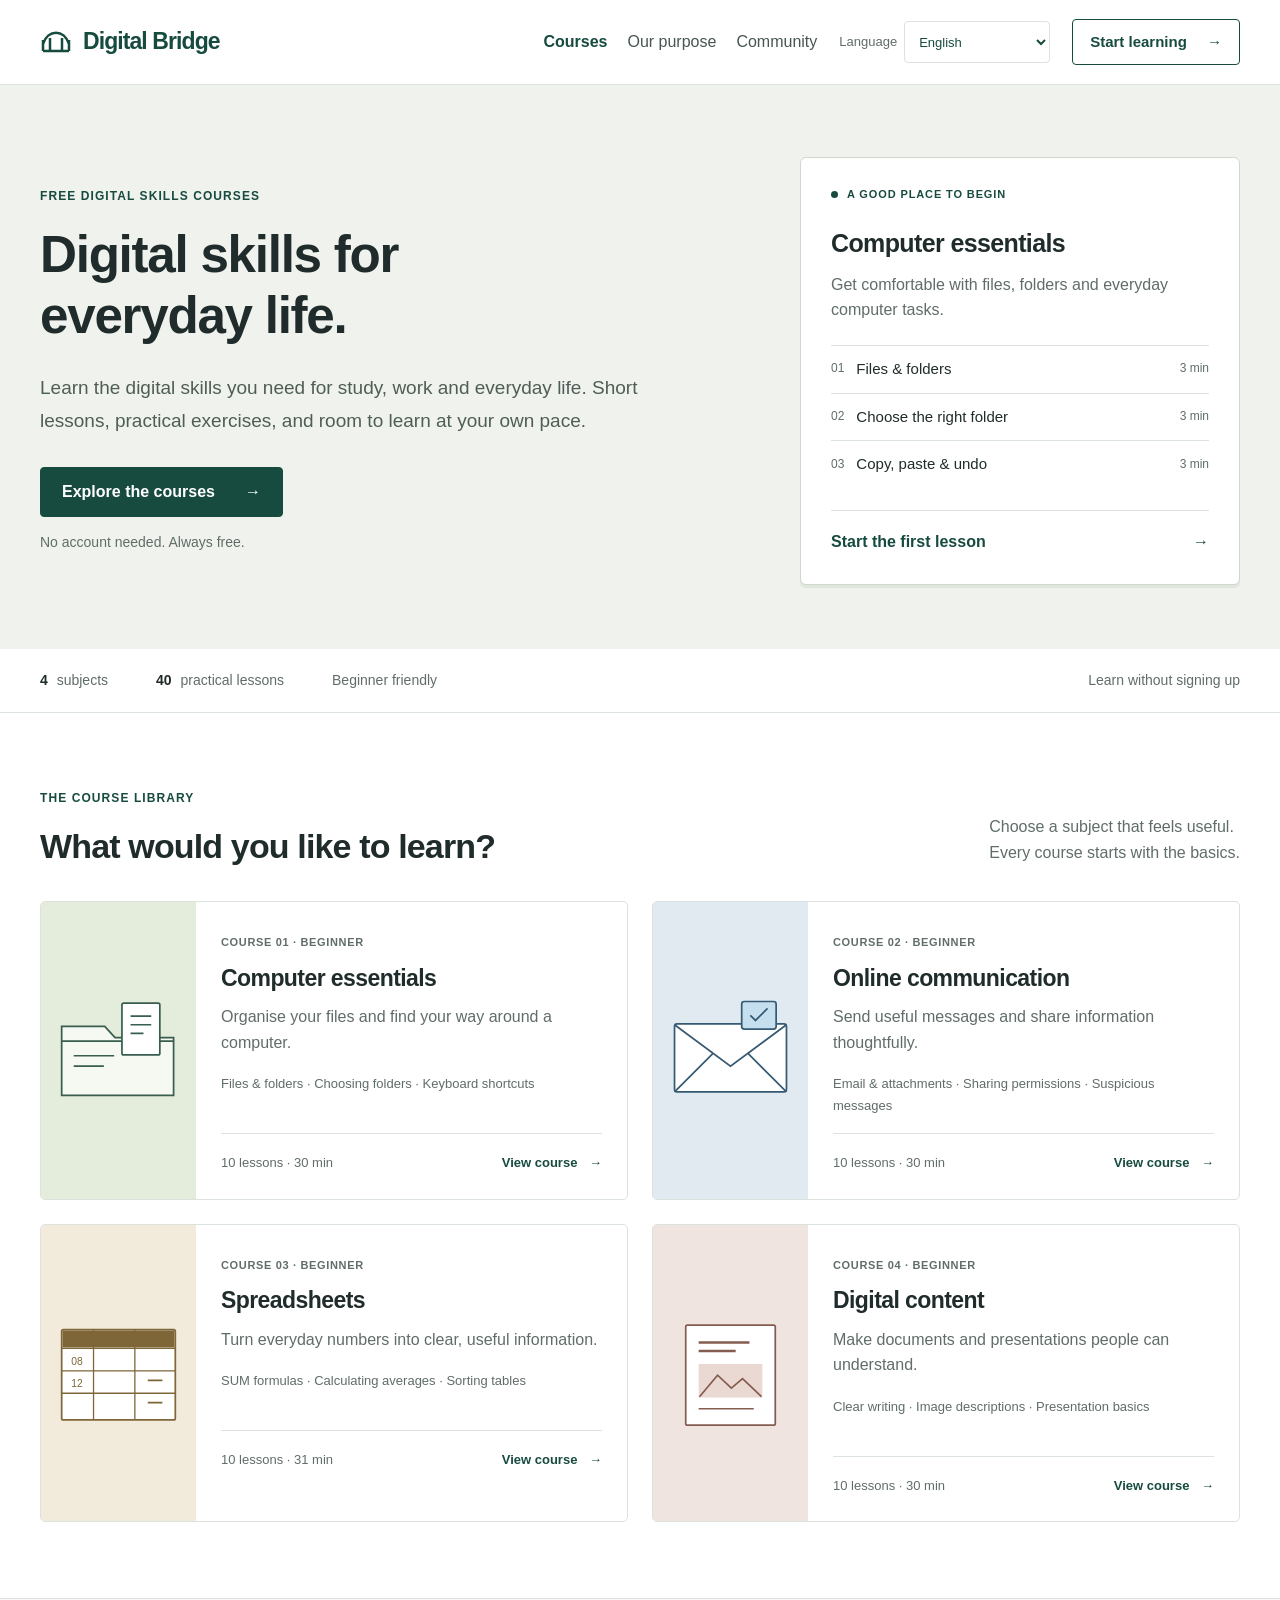
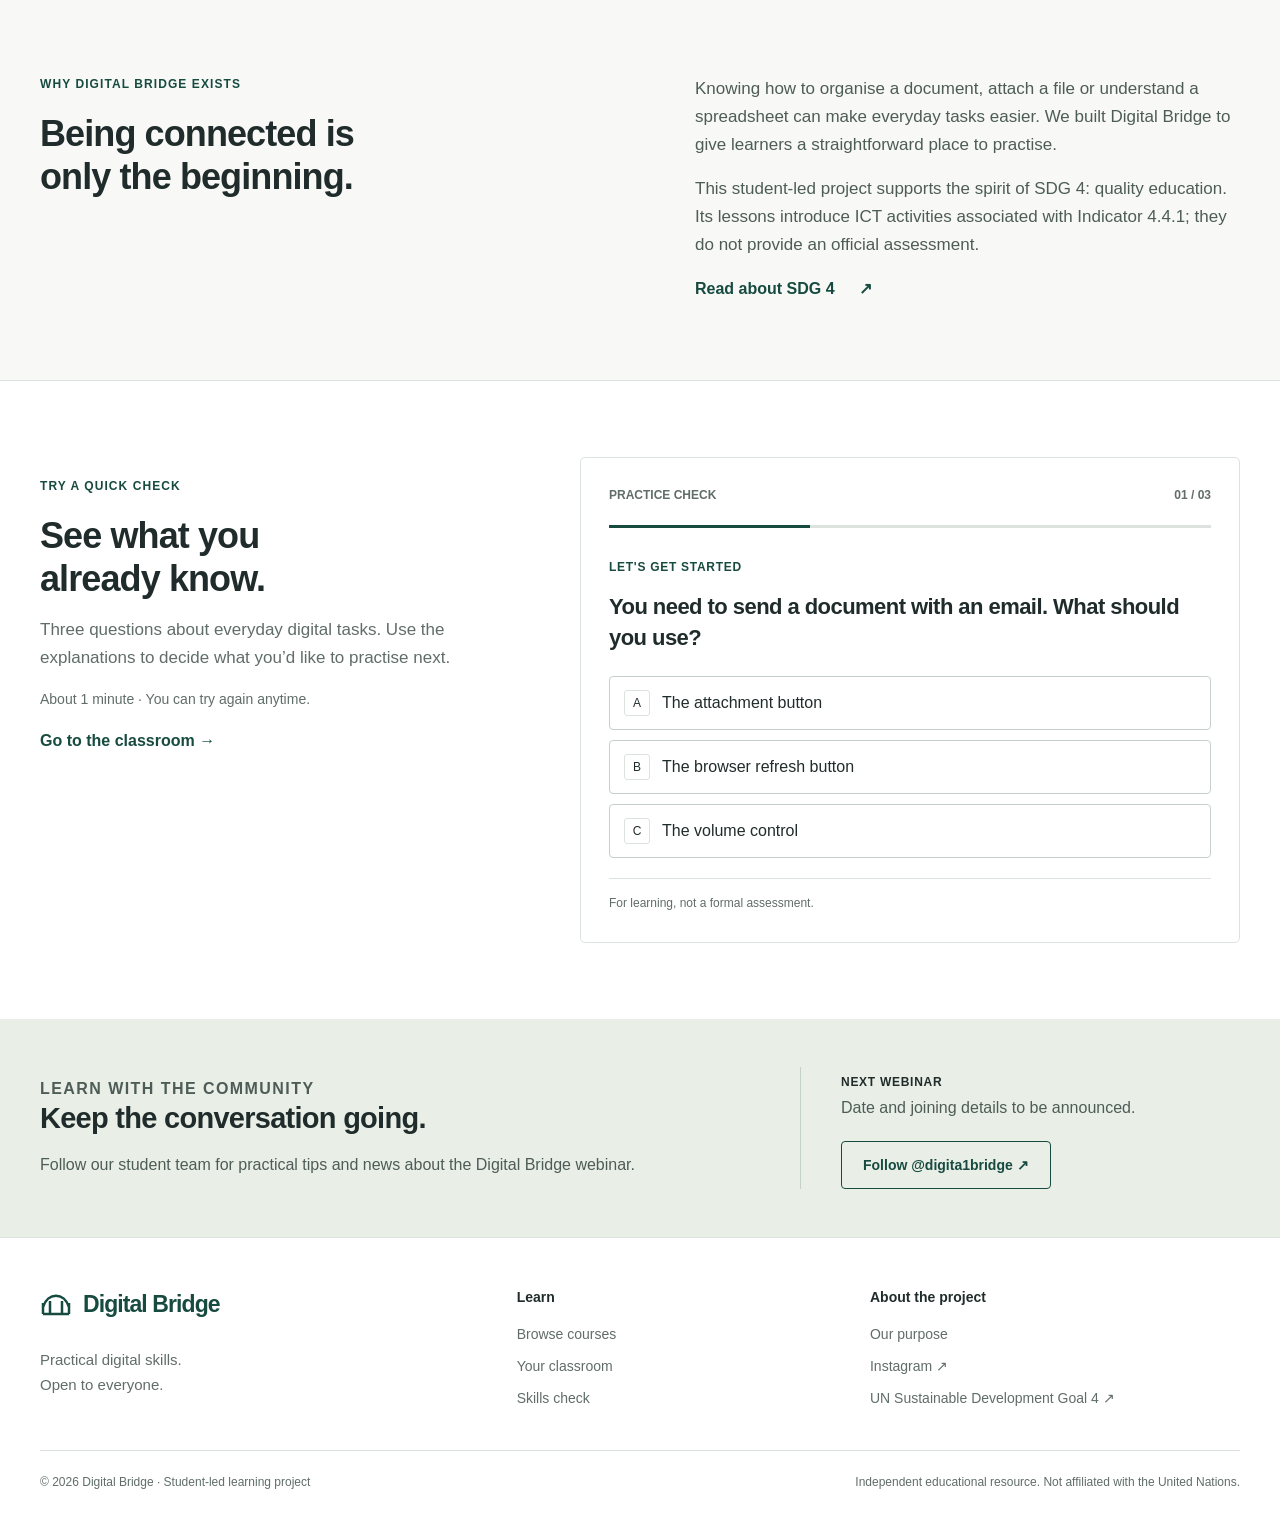
<file: index.html>
<!doctype html><html lang="en"><head><meta charset="utf-8"><meta name="viewport" content="width=device-width, initial-scale=1"><meta name="theme-color" content="#163d37"><meta name="description" content="Free, practical digital skills lessons. Learn at your own pace with Digital Bridge. No account required."><title>Everyday digital skills | Digital Bridge</title><link rel="stylesheet" href="styles.css"><script defer src="translations.js"></script><script defer src="translations-extra.js"></script><script defer src="i18n.js"></script><script defer src="script.js"></script><script defer src="quiz.js"></script></head><body ><a class="skip-link" href="#main">Skip to content</a><header class="site-header" id="top"><div class="container nav-container"><a class="brand" href="index.html" aria-label="Digital Bridge home"><svg viewBox="0 0 32 32" width="32" height="32" aria-hidden="true"><path d="M3 25V14m26 11V14M3 18c5-15 21-15 26 0M3 25h26M10 25V12m12 13V12" fill="none" stroke="currentColor" stroke-width="2.5"/></svg><span>Digital Bridge</span></a><button class="menu-button" id="menuButton" aria-expanded="false" aria-controls="navLinks">Menu</button><nav class="nav-links" id="navLinks" aria-label="Main navigation"><a href="index.html#courses" aria-current="page">Courses</a><a href="index.html#why">Our purpose</a><a href="index.html#webinar">Community</a></nav><div class="language-control" data-language-control><label id="siteLanguageLabel" for="siteLanguage">Language</label><select id="siteLanguage" name="language"><option value="en" lang="en">English</option><option value="zh-Hans" lang="zh-Hans">中文（简体）</option><option value="ms" lang="ms">Bahasa Melayu</option><option value="bn" lang="bn">বাংলা</option><option value="ne" lang="ne">नेपाली</option><option value="km" lang="km">ខ្មែរ</option><option value="my" lang="my">မြန်မာ</option><option value="th" lang="th">ไทย</option><option value="fil" lang="fil">Filipino</option></select></div><a class="nav-cta" href="learn.html" >Start learning <span aria-hidden="true">→</span></a></div></header><main id="main"><section class="home-hero"><div class="container hero-layout"><div><p class="eyebrow">FREE DIGITAL SKILLS COURSES</p><h1>Digital skills for<br>everyday life.</h1><p class="hero-description">Learn the digital skills you need for study, work and everyday life. Short lessons, practical exercises, and room to learn at your own pace.</p><div class="hero-actions"><a class="button" href="#courses">Explore the courses <span aria-hidden="true">→</span></a><span>No account needed. Always free.</span></div></div><aside class="start-panel"><div class="panel-label"><span class="status-dot"></span> A GOOD PLACE TO BEGIN</div><span class="start-course">Computer essentials</span><p>Get comfortable with files, folders and everyday computer tasks.</p><ol><li><span>01</span> Files & folders <small>3 min</small></li><li><span>02</span> Choose the right folder <small>3 min</small></li><li><span>03</span> Copy, paste & undo <small>3 min</small></li></ol><a class="text-link" href="learn.html#computers" id="continueLearning">Start the first lesson <span aria-hidden="true">→</span></a></aside></div></section><div class="course-facts"><div class="container"><span><strong>4</strong> subjects</span><span><strong>40</strong> practical lessons</span><span>Beginner friendly</span><span>Learn without signing up</span></div></div><section class="section catalog" id="courses"><div class="container"><div class="section-heading"><div><p class="eyebrow">THE COURSE LIBRARY</p><h2>What would you like to learn?</h2></div><p>Choose a subject that feels useful.<br>Every course starts with the basics.</p></div><div class="course-grid"><article class="course-card"><a class="course-art sage" href="learn.html#computers" tabindex="-1" aria-hidden="true"><svg viewBox="0 0 180 150" aria-hidden="true"><path d="M24 47h50l12 13h68v67H24z" fill="#f6f8f2" stroke="currentColor" stroke-width="2"/><path d="M24 64h130M38 81h47m-47 12h35" stroke="currentColor" stroke-width="2"/><rect x="94" y="20" width="44" height="60" rx="2" fill="#fff" stroke="currentColor" stroke-width="2"/><path d="M104 35h24m-24 10h24m-24 10h15" stroke="currentColor" stroke-width="2"/></svg></a><div class="course-copy"><span class="course-category">COURSE 01 · BEGINNER</span><h3><a href="learn.html#computers">Computer essentials</a></h3><p>Organise your files and find your way around a computer.</p><p class="course-topics">Files & folders · Choosing folders · Keyboard shortcuts</p><div class="course-bottom"><span>10 lessons <span aria-hidden="true">·</span> 30 min</span><a href="learn.html#computers" aria-label="Start Computer essentials">View course <span aria-hidden="true">→</span></a></div></div></article><article class="course-card"><a class="course-art blue" href="learn.html#communication" tabindex="-1" aria-hidden="true"><svg viewBox="0 0 180 150" aria-hidden="true"><rect x="25" y="44" width="130" height="79" rx="3" fill="#fff" stroke="currentColor" stroke-width="2"/><path d="m25 45 65 48 65-48M25 123l45-45m85 45-45-45" fill="none" stroke="currentColor" stroke-width="2"/><rect x="103" y="18" width="40" height="32" rx="3" fill="#c6dfef" stroke="currentColor" stroke-width="2"/><path d="m113 34 6 6 14-14" fill="none" stroke="currentColor" stroke-width="2"/></svg></a><div class="course-copy"><span class="course-category">COURSE 02 · BEGINNER</span><h3><a href="learn.html#communication">Online communication</a></h3><p>Send useful messages and share information thoughtfully.</p><p class="course-topics">Email & attachments · Sharing permissions · Suspicious messages</p><div class="course-bottom"><span>10 lessons <span aria-hidden="true">·</span> 30 min</span><a href="learn.html#communication" aria-label="Start Online communication">View course <span aria-hidden="true">→</span></a></div></div></article><article class="course-card"><a class="course-art sand" href="learn.html#spreadsheets" tabindex="-1" aria-hidden="true"><svg viewBox="0 0 180 150" aria-hidden="true"><rect x="24" y="25" width="132" height="105" rx="2" fill="#fff" stroke="currentColor" stroke-width="2"/><path d="M24 47h132M24 73h132M24 99h132M61 25v105m48-105v105" stroke="currentColor" stroke-width="1.5"/><path d="M25 26h130v20H25z" fill="currentColor"/><path d="M124 84h17m-17 26h17" stroke="currentColor" stroke-width="2"/><text x="35" y="66" font-size="12" fill="currentColor">08</text><text x="35" y="92" font-size="12" fill="currentColor">12</text></svg></a><div class="course-copy"><span class="course-category">COURSE 03 · BEGINNER</span><h3><a href="learn.html#spreadsheets">Spreadsheets</a></h3><p>Turn everyday numbers into clear, useful information.</p><p class="course-topics">SUM formulas · Calculating averages · Sorting tables</p><div class="course-bottom"><span>10 lessons <span aria-hidden="true">·</span> 31 min</span><a href="learn.html#spreadsheets" aria-label="Start Spreadsheets">View course <span aria-hidden="true">→</span></a></div></div></article><article class="course-card"><a class="course-art rose" href="learn.html#content" tabindex="-1" aria-hidden="true"><svg viewBox="0 0 180 150" aria-hidden="true"><rect x="38" y="20" width="104" height="116" rx="2" fill="#fff" stroke="currentColor" stroke-width="2"/><path d="M53 40h59m-59 10h43" stroke="currentColor" stroke-width="3"/><rect x="53" y="65" width="74" height="39" fill="#ead9d2"/><path d="m54 103 21-25 16 15 13-11 22 21M53 117h64" fill="none" stroke="currentColor" stroke-width="2"/></svg></a><div class="course-copy"><span class="course-category">COURSE 04 · BEGINNER</span><h3><a href="learn.html#content">Digital content</a></h3><p>Make documents and presentations people can understand.</p><p class="course-topics">Clear writing · Image descriptions · Presentation basics</p><div class="course-bottom"><span>10 lessons <span aria-hidden="true">·</span> 30 min</span><a href="learn.html#content" aria-label="Start Digital content">View course <span aria-hidden="true">→</span></a></div></div></article></div></div></section><section class="purpose-section section" id="why"><div class="container purpose-grid"><div><p class="eyebrow">WHY DIGITAL BRIDGE EXISTS</p><h2>Being connected is<br>only the beginning.</h2></div><div><p>Knowing how to organise a document, attach a file or understand a spreadsheet can make everyday tasks easier. We built Digital Bridge to give learners a straightforward place to practise.</p><p>This student-led project supports the spirit of SDG 4: quality education. Its lessons introduce ICT activities associated with Indicator 4.4.1; they do not provide an official assessment.</p><a class="text-link" href="https://sdgs.un.org/goals/goal4" target="_blank" rel="noopener noreferrer">Read about SDG 4 <span aria-hidden="true">↗</span></a></div></div></section><section class="section" id="quiz"><div class="container quiz-layout"><div><p class="eyebrow">TRY A QUICK CHECK</p><h2>See what you<br>already know.</h2><p>Three questions about everyday digital tasks. Use the explanations to decide what you’d like to practise next.</p><p class="muted">About 1 minute · You can try again anytime.</p><a class="text-link" href="learn.html">Go to the classroom →</a></div><div class="quiz-card" id="quizCard"><div class="quiz-card-top"><span class="quiz-brand">PRACTICE CHECK</span><span id="questionCounter">01 / 03</span></div><div class="quiz-progress"><span id="quizProgress"></span></div><div aria-live="polite" id="quizContent"><span class="quiz-category">LET'S GET STARTED</span><h3 id="questionText">Which file would you attach to an email?</h3><div class="answer-options" id="answerOptions"></div><p class="quiz-feedback" id="quizFeedback" role="status"></p><button class="button button-dark" hidden="" id="nextQuestion">Next question <span>→</span></button></div><div class="quiz-card-bottom"><span>For learning, not a formal assessment.</span></div></div></div></section><section class="community-section" id="webinar"><div class="container community-layout"><div><p class="eyebrow">LEARN WITH THE COMMUNITY</p><h2>Keep the conversation going.</h2><p>Follow our student team for practical tips and news about the Digital Bridge webinar.</p></div><div><span class="event-label">NEXT WEBINAR</span><p>Date and joining details to be announced.</p><a class="button button-outline" href="https://www.instagram.com/digita1bridge/" target="_blank" rel="noopener noreferrer">Follow @digita1bridge ↗</a></div></div></section></main><footer class="footer"><div class="container footer-main"><div><a class="brand" href="index.html" aria-label="Digital Bridge home"><svg viewBox="0 0 32 32" width="32" height="32" aria-hidden="true"><path d="M3 25V14m26 11V14M3 18c5-15 21-15 26 0M3 25h26M10 25V12m12 13V12" fill="none" stroke="currentColor" stroke-width="2.5"/></svg><span>Digital Bridge</span></a><p>Practical digital skills.<br>Open to everyone.</p></div><div class="footer-links"><strong>Learn</strong><a href="index.html#courses">Browse courses</a><a href="learn.html">Your classroom</a><a href="index.html#quiz">Skills check</a></div><div class="footer-links"><strong>About the project</strong><a href="index.html#why">Our purpose</a><a href="https://www.instagram.com/digita1bridge/" target="_blank" rel="noopener noreferrer">Instagram ↗</a><a href="https://sdgs.un.org/goals/goal4" target="_blank" rel="noopener noreferrer">UN Sustainable Development Goal 4 ↗</a></div></div><div class="container footer-bottom"><span>© <span id="year"></span> Digital Bridge · Student-led learning project</span><span>Independent educational resource. Not affiliated with the United Nations.</span></div></footer></body></html>
</file>
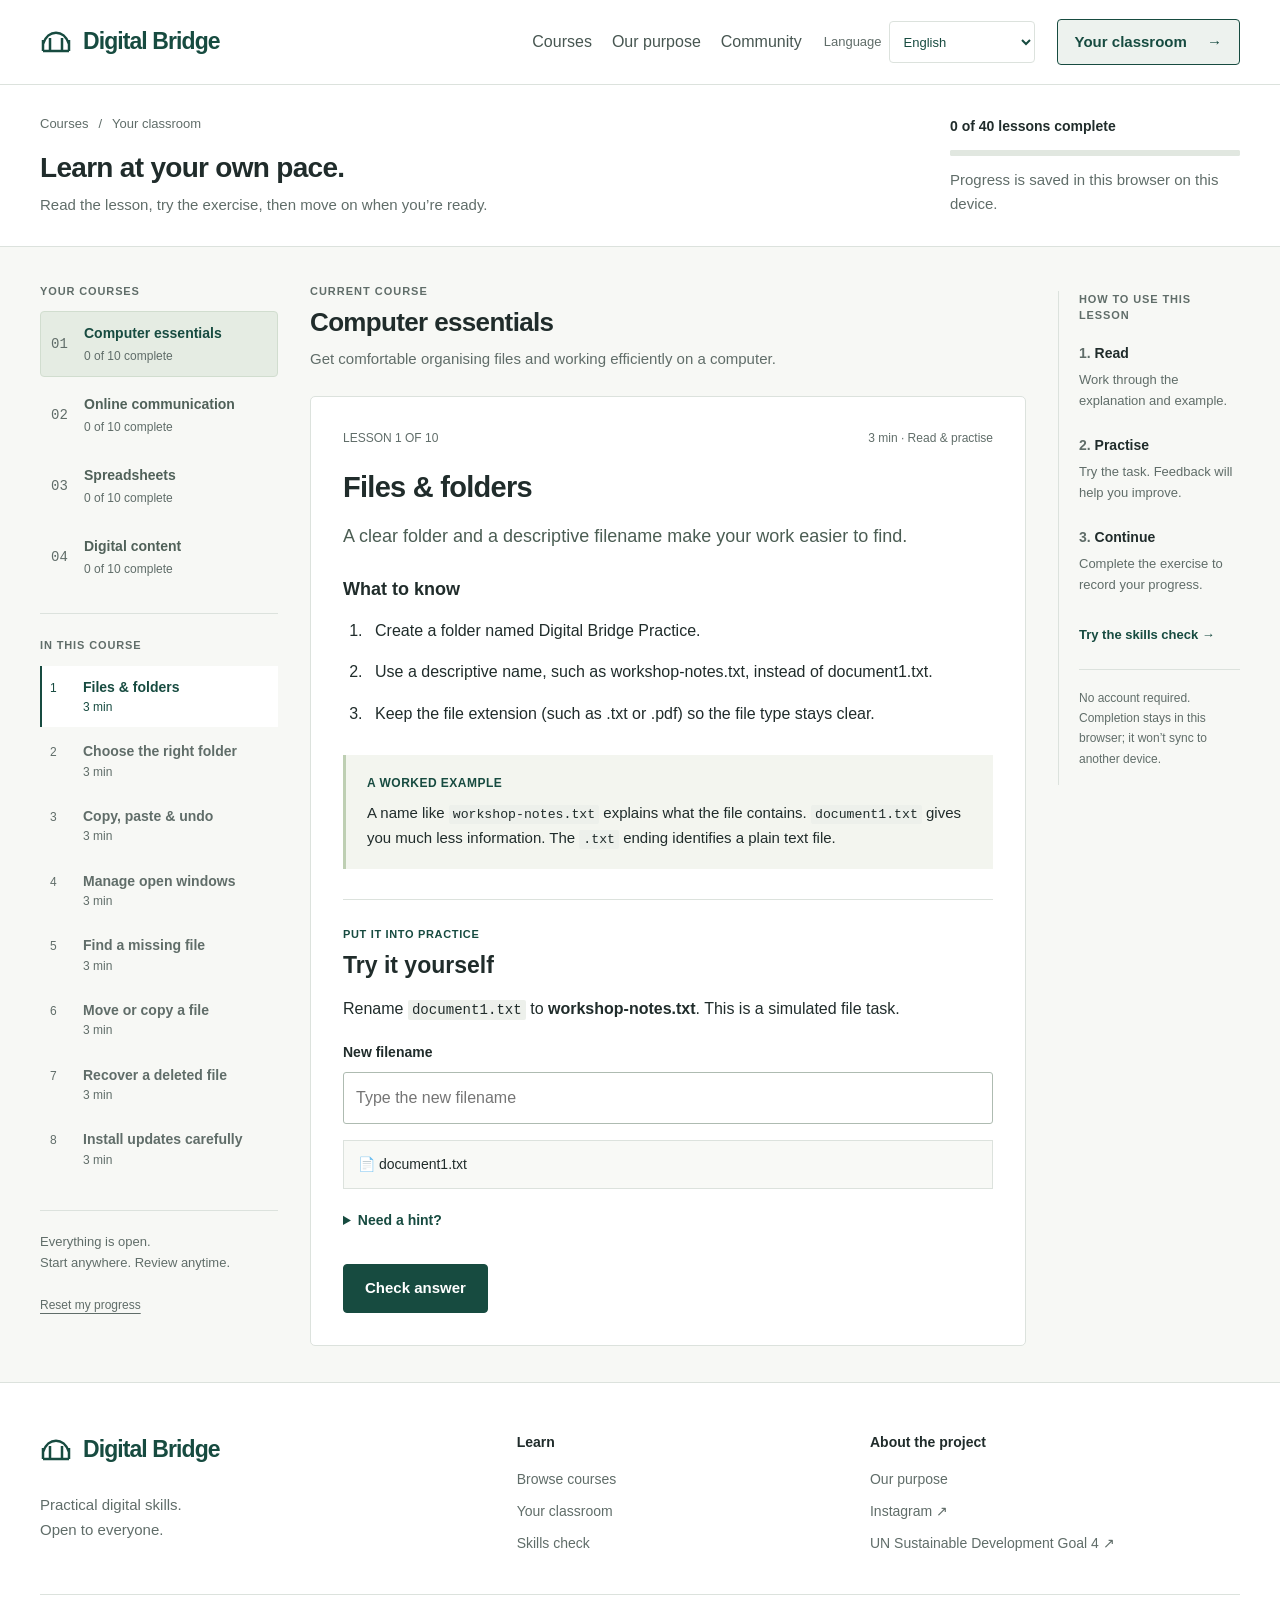
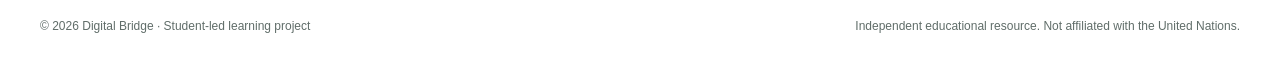
<file: learn.html>
<!doctype html><html lang="en"><head><meta charset="utf-8"><meta name="viewport" content="width=device-width, initial-scale=1"><meta name="theme-color" content="#163d37"><meta name="description" content="Free, practical digital skills lessons. Learn at your own pace with Digital Bridge. No account required."><title>Your classroom | Digital Bridge</title><link rel="stylesheet" href="styles.css"><script defer src="translations.js"></script><script defer src="translations-extra.js"></script><script defer src="i18n.js"></script><script defer src="script.js"></script><script defer src="additional-lessons.js"></script><script defer src="learning.js"></script></head><body class="learning-page"><a class="skip-link" href="#main">Skip to content</a><header class="site-header" id="top"><div class="container nav-container"><a class="brand" href="index.html" aria-label="Digital Bridge home"><svg viewBox="0 0 32 32" width="32" height="32" aria-hidden="true"><path d="M3 25V14m26 11V14M3 18c5-15 21-15 26 0M3 25h26M10 25V12m12 13V12" fill="none" stroke="currentColor" stroke-width="2.5"/></svg><span>Digital Bridge</span></a><button class="menu-button" id="menuButton" aria-expanded="false" aria-controls="navLinks">Menu</button><nav class="nav-links" id="navLinks" aria-label="Main navigation"><a href="index.html#courses" >Courses</a><a href="index.html#why">Our purpose</a><a href="index.html#webinar">Community</a></nav><div class="language-control" data-language-control><label id="siteLanguageLabel" for="siteLanguage">Language</label><select id="siteLanguage" name="language"><option value="en" lang="en">English</option><option value="zh-Hans" lang="zh-Hans">中文（简体）</option><option value="ms" lang="ms">Bahasa Melayu</option><option value="bn" lang="bn">বাংলা</option><option value="ne" lang="ne">नेपाली</option><option value="km" lang="km">ខ្មែរ</option><option value="my" lang="my">မြန်မာ</option><option value="th" lang="th">ไทย</option><option value="fil" lang="fil">Filipino</option></select></div><a class="nav-cta" href="learn.html" aria-current="page">Your classroom <span aria-hidden="true">→</span></a></div></header><main id="main"><div class="classroom-top"><div class="container classroom-intro"><div><nav class="breadcrumbs" aria-label="Breadcrumb"><a href="index.html#courses">Courses</a><span aria-hidden="true">/</span><span>Your classroom</span></nav><h1>Learn at your own pace.</h1><p>Read the lesson, try the exercise, then move on when you’re ready.</p></div><div class="learning-summary"><strong id="learningProgressText">0 of 40 lessons complete</strong><progress id="learningProgress" max="40" value="0" aria-label="Lessons completed"></progress><p id="storageNote">Progress is saved in this browser on this device.</p></div></div></div><div class="container classroom-layout"><aside class="curriculum"><p class="sidebar-label">YOUR COURSES</p><div id="subjectList" class="subject-list" role="group" aria-label="Choose a subject"></div><div class="curriculum-lessons"><p class="sidebar-label">IN THIS COURSE</p><nav class="lesson-list" id="lessonList" aria-label="Choose a lesson"></nav></div><div class="sidebar-note"><p>Everything is open.<br>Start anywhere. Review anytime.</p><button type="button" class="reset-learning" id="resetLearning">Reset my progress</button></div></aside><div class="classroom-content"><div class="subject-heading"><p class="eyebrow">CURRENT COURSE</p><h2 id="subjectTitle">Computer essentials</h2><p id="subjectDescription"></p></div><article class="lesson-panel" id="lessonPanel" aria-labelledby="lessonTitle"></article><p class="learning-status" id="learningStatus" role="status"></p><noscript><p>Enable JavaScript to load the lessons and interactive exercises.</p></noscript></div><aside class="study-guide"><span class="sidebar-label">HOW TO USE THIS LESSON</span><ol><li><strong>Read</strong><span>Work through the explanation and example.</span></li><li><strong>Practise</strong><span>Try the task. Feedback will help you improve.</span></li><li><strong>Continue</strong><span>Complete the exercise to record your progress.</span></li></ol><a href="index.html#quiz">Try the skills check →</a><p>No account required. Completion stays in this browser; it won’t sync to another device.</p></aside></div></main><footer class="footer"><div class="container footer-main"><div><a class="brand" href="index.html" aria-label="Digital Bridge home"><svg viewBox="0 0 32 32" width="32" height="32" aria-hidden="true"><path d="M3 25V14m26 11V14M3 18c5-15 21-15 26 0M3 25h26M10 25V12m12 13V12" fill="none" stroke="currentColor" stroke-width="2.5"/></svg><span>Digital Bridge</span></a><p>Practical digital skills.<br>Open to everyone.</p></div><div class="footer-links"><strong>Learn</strong><a href="index.html#courses">Browse courses</a><a href="learn.html">Your classroom</a><a href="index.html#quiz">Skills check</a></div><div class="footer-links"><strong>About the project</strong><a href="index.html#why">Our purpose</a><a href="https://www.instagram.com/digita1bridge/" target="_blank" rel="noopener noreferrer">Instagram ↗</a><a href="https://sdgs.un.org/goals/goal4" target="_blank" rel="noopener noreferrer">UN Sustainable Development Goal 4 ↗</a></div></div><div class="container footer-bottom"><span>© <span id="year"></span> Digital Bridge · Student-led learning project</span><span>Independent educational resource. Not affiliated with the United Nations.</span></div></footer></body></html>
</file>
<file: styles.css>
:root{--ink:#202c2b;--muted:#606d69;--green:#174b40;--soft:#edf2ee;--paper:#f8f9f6;--line:#dce2dd;--white:#fff;--accent:#b6ce91}*{box-sizing:border-box}html{scroll-behavior:smooth;scroll-padding-top:90px}body{margin:0;color:var(--ink);background:var(--white);font:17px/1.65 -apple-system,BlinkMacSystemFont,"Segoe UI",sans-serif;-webkit-font-smoothing:antialiased}h1,h2,h3,h4,p{margin:0 0 16px}h1,h2,h3,h4{line-height:1.2;font-weight:650;letter-spacing:-.025em}h1{font-size:clamp(36px,4vw,54px)}h2{font-size:34px}h3{font-size:24px}h4{font-size:21px}a{color:inherit;text-decoration:none}a:hover{text-decoration:underline;text-underline-offset:5px}button,input,select,textarea{font:inherit}button{cursor:pointer}button:disabled{cursor:default}button,a,input,select,textarea,summary{ -webkit-tap-highlight-color:transparent}a:focus-visible,button:focus-visible,input:focus-visible,select:focus-visible,textarea:focus-visible,summary:focus-visible{outline:3px solid #5087c2;outline-offset:4px}[hidden]{display:none!important}.container{width:min(1240px,calc(100% - 80px));margin-inline:auto}.skip-link{position:absolute;left:20px;top:-100px;background:white;color:var(--green);padding:15px;z-index:100}.skip-link:focus{top:10px}.site-header{background:#fff;border-bottom:1px solid var(--line);position:sticky;top:0;z-index:20}.nav-container{display:flex;align-items:center;gap:45px;min-height:84px}.brand{display:inline-flex;align-items:center;gap:11px;color:var(--green);font-size:23px;font-weight:730;letter-spacing:-.04em;white-space:nowrap}.brand:hover{text-decoration:none}.brand svg{flex-shrink:0}.nav-links{display:flex;gap:30px;margin-left:auto}.nav-links a{font-size:16px;color:#475651}.nav-links a[aria-current]{color:var(--green);font-weight:650}.nav-cta{font-size:15px;font-weight:650;color:var(--green);border:1px solid var(--green);border-radius:4px;padding:10px 17px;white-space:nowrap}.nav-cta span{padding-left:16px}.nav-cta[aria-current]{background:var(--soft)}.menu-button{display:none;background:none;border:1px solid var(--line);padding:8px 12px;color:var(--ink);border-radius:4px}.button{display:inline-flex;align-items:center;justify-content:center;gap:30px;min-height:48px;padding:12px 21px;border:1px solid var(--green);border-radius:4px;background:var(--green);color:white;font-size:16px;font-weight:650;line-height:1.5}.button:hover{background:#0d392f;text-decoration:none}.button-outline{background:transparent;color:var(--green)}.button-outline:hover{background:#e4ece5}.text-link{font-size:16px;font-weight:650;color:var(--green);display:inline-flex;gap:24px;align-items:center}.eyebrow,.sidebar-label,.course-category,.panel-label{font-size:12px;font-weight:700;letter-spacing:.09em;line-height:1.5;color:var(--green)}.eyebrow{margin-bottom:19px}.home-hero{background:#f0f3ed;padding:72px 0 64px}.hero-layout{display:grid;grid-template-columns:1.2fr .8fr;gap:100px;align-items:center}.hero-description{font-size:19px;line-height:1.75;max-width:600px;margin-top:24px;color:#4f5d57}.hero-actions{display:flex;flex-direction:column;align-items:flex-start;gap:14px;margin-top:30px}.hero-actions>span{font-size:14px;color:var(--muted)}.start-panel{background:#fff;border:1px solid #ced8cc;border-radius:6px;padding:28px 30px;box-shadow:0 3px 0 #dfe6dc}.panel-label{display:flex;gap:9px;align-items:center;font-size:11px;letter-spacing:.08em;margin-bottom:20px}.status-dot{width:7px;height:7px;border-radius:50%;background:var(--green)}.start-course{display:block;font-size:25px;letter-spacing:-.025em;font-weight:650;margin-bottom:8px}.start-panel p{font-size:16px;color:var(--muted);line-height:1.6}.start-panel ol{list-style:none;padding:0;margin:22px 0}.start-panel li{padding:11px 0;border-top:1px solid var(--line);display:flex;gap:12px;align-items:center;font-size:15px}.start-panel li>span{font-size:12px;color:var(--muted)}.start-panel li small{font-size:12px;margin-left:auto;color:var(--muted);white-space:nowrap}.start-panel>.text-link{border-top:1px solid var(--line);padding-top:18px;display:flex;justify-content:space-between}.course-facts{border-bottom:1px solid var(--line);background:#fff}.course-facts>.container{display:flex;gap:48px;align-items:center;padding-block:20px;font-size:14px;color:var(--muted)}.course-facts strong{color:var(--ink);font-weight:650;margin-right:5px}.course-facts span:last-child{margin-left:auto}.section{padding:76px 0}.section-heading{display:flex;justify-content:space-between;align-items:end;gap:32px;margin-bottom:35px}.section-heading h2{margin-bottom:0}.section-heading>p{font-size:16px;color:var(--muted);margin-bottom:0}.course-grid{display:grid;grid-template-columns:1fr 1fr;gap:24px}.course-card{display:grid;grid-template-columns:155px minmax(0,1fr);border:1px solid var(--line);border-radius:5px;overflow:hidden;background:#fff}.course-art{display:flex;align-items:center;justify-content:center;color:#385e50}.course-art svg{width:100%;max-width:180px}.sage{background:#e4ecdc}.blue{background:#e1eaf1;color:#365a73}.sand{background:#f2ebdb;color:#7e6638}.rose{background:#efe4df;color:#855c50}.course-copy{padding:25px}.course-category{font-size:11px;letter-spacing:.06em;color:var(--muted)}.course-copy h3{font-size:23px;margin:9px 0 12px}.course-copy p{font-size:16px;line-height:1.6;color:var(--muted)}.course-copy .course-topics{font-size:13px;line-height:1.7;min-height:44px;margin-top:18px}.course-bottom{display:flex;justify-content:space-between;gap:12px;padding-top:18px;border-top:1px solid var(--line);font-size:13px;color:var(--muted)}.course-bottom a{color:var(--green);font-weight:650;white-space:nowrap}.course-bottom a span{padding-left:8px}.purpose-section{background:var(--paper);border-block:1px solid var(--line)}.purpose-grid{display:grid;grid-template-columns:1fr 1fr;gap:110px}.purpose-grid>div>p:not(.eyebrow){color:#4e5c57}.purpose-grid h2{font-size:36px}.quiz-layout{display:grid;grid-template-columns:.8fr 1.2fr;gap:100px;align-items:start}.quiz-layout>div:first-child{padding-top:20px}.quiz-layout>div:first-child>p:not(.eyebrow){color:var(--muted)}.quiz-layout h2{font-size:36px}.muted{color:var(--muted);font-size:14px}.quiz-card{border:1px solid var(--line);border-radius:5px;padding:28px;min-height:420px}.quiz-card-top,.quiz-card-bottom{display:flex;justify-content:space-between;gap:15px;font-size:12px;color:var(--muted);font-weight:600}.quiz-card-bottom{border-top:1px solid var(--line);padding-top:15px;margin-top:20px;font-weight:400}.quiz-progress{height:3px;background:var(--line);margin:20px 0 24px}.quiz-progress span{display:block;height:100%;background:var(--green)}.quiz-category{font-size:12px;color:var(--green);letter-spacing:.06em;font-weight:650}.quiz-card h3{font-size:22px;margin:12px 0 22px;line-height:1.4}.answer-options{display:grid;gap:10px}.answer{display:flex;gap:12px;align-items:center;text-align:left;background:white;border:1px solid #c6cfc9;border-radius:4px;padding:13px 14px;font-size:16px;line-height:1.5;color:var(--ink)}.answer:hover:not(:disabled){background:var(--paper);border-color:var(--green)}.answer-letter{font-size:12px;border:1px solid var(--line);border-radius:3px;width:26px;height:26px;display:grid;place-items:center;flex-shrink:0}.answer.correct{background:#eaf3ec;border-color:#4e8161}.answer.incorrect{background:#fff1ed;border-color:#b8644a}.quiz-feedback{font-size:15px;margin:16px 0;line-height:1.65}.quiz-result p{font-size:16px;color:var(--muted)}.result-score{font-size:40px;color:var(--green);margin:18px 0}.community-section{background:#e9eee7;padding:48px 0}.community-layout{display:grid;grid-template-columns:1.2fr .8fr;gap:100px;align-items:center}.community-layout h2{font-size:29px}.community-layout p{font-size:16px;color:#4e5c57;margin-bottom:0}.community-layout>div:last-child{border-left:1px solid #c7d2c6;padding-left:40px}.event-label{font-size:12px;letter-spacing:.06em;font-weight:650}.community-layout .button{margin-top:20px;font-size:14px}.footer{background:white;padding:48px 0 24px;border-top:1px solid var(--line)}.footer-main{display:grid;grid-template-columns:1.4fr 1fr 1.2fr;gap:45px;padding-bottom:36px}.footer-main p{font-size:15px;color:var(--muted);margin-top:18px}.footer-links{display:flex;flex-direction:column;gap:9px;font-size:14px;color:var(--muted)}.footer-links strong{color:var(--ink);font-weight:650;margin-bottom:5px}.footer-bottom{display:flex;justify-content:space-between;gap:30px;border-top:1px solid var(--line);padding-top:22px;font-size:12px;color:var(--muted)}
/* Classroom: course navigation, a readable lesson column, and a quiet study guide. */
.learning-page{background:#f7f8f5}.classroom-top{background:white;border-bottom:1px solid var(--line)}.classroom-intro{display:flex;justify-content:space-between;align-items:center;gap:50px;padding-block:28px}.breadcrumbs{display:flex;gap:10px;font-size:13px;color:var(--muted);margin-bottom:16px}.classroom-intro h1{font-size:28px;line-height:1.3;margin-bottom:6px}.classroom-intro>div>p{font-size:15px;color:var(--muted);margin:0}.learning-summary{max-width:290px;min-width:235px;font-size:14px}.learning-summary strong{font-weight:600}.learning-summary progress{display:block;width:100%;height:6px;appearance:none;margin:12px 0;background:#e1e7e0;border:0;border-radius:2px}.learning-summary progress::-webkit-progress-bar{background:#e1e7e0;border-radius:2px}.learning-summary progress::-webkit-progress-value{background:var(--green);border-radius:2px}.learning-summary progress::-moz-progress-bar{background:var(--green)}.learning-summary p{font-size:12px;line-height:1.6;color:var(--muted);margin:0}.classroom-layout{display:grid;grid-template-columns:238px minmax(0,1fr) 182px;gap:32px;padding-block:36px;align-items:start}.curriculum{position:sticky;top:112px}.sidebar-label{font-size:11px;color:var(--muted);letter-spacing:.08em;margin:0 0 12px;display:block}.subject-list{display:grid;gap:5px}.subject-card{display:grid;grid-template-columns:26px 1fr;column-gap:7px;row-gap:3px;border:1px solid transparent;border-radius:4px;text-align:left;background:transparent;padding:11px 10px;color:#506159;line-height:1.5}.subject-card:hover{background:#edf1e9}.subject-card[aria-pressed=true]{background:#e5ece3;border-color:#d1ddcf;color:var(--green)}.subject-card strong{font-size:14px;font-weight:600;letter-spacing:0}.subject-card .subject-icon{grid-row:1/3;align-self:center;font:14px/1 ui-monospace,monospace;color:var(--muted)}.subject-card>span:last-child{grid-column:2;font-size:12px;color:var(--muted)}.curriculum-lessons{border-top:1px solid var(--line);padding-top:23px;margin-top:23px}.lesson-list{display:grid;gap:3px}.lesson-choice{display:grid;grid-template-columns:25px 1fr;gap:2px 8px;align-items:center;text-align:left;border:0;border-left:2px solid transparent;border-radius:0;padding:11px 8px;background:transparent;color:var(--muted);line-height:1.45}.lesson-choice[aria-current=step]{border-left-color:var(--green);background:#fff;color:var(--green)}.lesson-choice strong{font-size:14px;font-weight:550}.lesson-choice small{grid-column:2;font-size:12px}.lesson-order{grid-row:1/3;font-size:12px;align-self:start;padding-top:3px}.sidebar-note{border-top:1px solid var(--line);margin-top:24px;padding-top:20px}.sidebar-note p{font-size:13px;color:var(--muted);line-height:1.65}.reset-learning{border:0;padding:0;background:transparent;text-decoration:underline;text-underline-offset:4px;font-size:12px;color:var(--muted);min-height:32px}.subject-heading .eyebrow{font-size:11px;margin-bottom:8px;color:var(--muted)}.subject-heading h2{font-size:26px;margin-bottom:9px}.subject-heading>p:last-child{font-size:15px;color:var(--muted);margin-bottom:24px}.lesson-panel{background:white;border:1px solid var(--line);border-radius:5px;padding:32px;min-width:0}.lesson-meta{display:flex;justify-content:space-between;gap:12px;font-size:12px;color:var(--muted);margin-bottom:20px}.lesson-panel h2{font-size:29px;line-height:1.3;margin-bottom:14px;outline:none;scroll-margin-top:110px}.lesson-panel>.lesson-intro{font-size:18px;line-height:1.7;color:#4b5d53;margin-bottom:28px}.lesson-panel h3{font-size:18px;letter-spacing:0;margin-bottom:16px}.lesson-panel ol{padding-left:24px;line-height:1.8;font-size:16px}.lesson-panel li{padding-left:8px;margin-bottom:13px}.worked-example{background:#f3f5ef;border-left:3px solid #becfb3;padding:19px 21px;margin:26px 0;font-size:15px}.worked-example>strong{display:block;font-size:12px;color:var(--green);letter-spacing:.04em;margin-bottom:7px}.worked-example p{margin:0}.lesson-panel code{font-family:ui-monospace,SFMono-Regular,monospace;font-size:.88em;background:#edf0eb;padding:2px 4px;border-radius:2px;overflow-wrap:anywhere}.lesson-practice{border-top:1px solid var(--line);margin-top:30px;padding-top:25px;font-size:16px}.practice-label{font-size:11px;font-weight:650;color:var(--green);letter-spacing:.06em;margin-bottom:8px}.lesson-practice h3{font-size:23px;margin-bottom:17px}.lesson-practice label{display:block;font-size:14px;font-weight:600;margin-top:18px;margin-bottom:8px}.lesson-practice input,.lesson-practice select,.lesson-practice textarea{display:block;width:100%;max-width:100%;background:#fff;color:var(--ink);border:1px solid #aebbb1;border-radius:3px;padding:12px;min-height:48px;font-size:16px}.lesson-practice textarea{min-height:100px;resize:vertical}.attachment-preview{font-size:14px;border:1px solid var(--line);background:var(--paper);padding:12px 14px;margin:16px 0}.lesson-practice table{width:100%;border-collapse:collapse;font-size:14px;margin:20px 0}.lesson-practice caption{text-align:left;font-size:13px;color:var(--muted);padding-bottom:8px}.lesson-practice td,.lesson-practice th{text-align:left;padding:10px;border:1px solid var(--line)}.lesson-practice thead{background:var(--paper)}.lesson-practice details{margin:20px 0;font-size:14px;color:var(--muted)}.lesson-practice summary{cursor:pointer;color:var(--green);font-weight:600}.lesson-practice details p{margin-top:10px}.lesson-practice .button{margin-top:12px;font-size:15px;gap:16px}.practice-feedback{font-size:15px;line-height:1.7;margin:18px 0;color:#8a3e28}.practice-feedback:empty{display:none}.practice-feedback.success{color:var(--green);background:#edf5ec;padding:15px;border-left:3px solid #7b9e72}.lesson-practice .lesson-next{background:transparent;color:var(--green);display:flex;justify-content:space-between;width:100%;border:0;border-top:1px solid var(--line);border-radius:0;padding:20px 0 0;margin-top:23px;text-align:left}.learning-status{font-size:14px;color:var(--green);margin-top:18px}.learning-status:empty{display:none}.study-guide{position:sticky;top:112px;border-left:1px solid var(--line);padding-left:20px;margin-top:8px}.study-guide ol{list-style:none;counter-reset:study;padding:0;margin:18px 0 25px}.study-guide li{counter-increment:study;margin-bottom:22px;font-size:13px;line-height:1.65}.study-guide li strong{font-size:14px;display:block;margin-bottom:4px;font-weight:600}.study-guide li strong:before{content:counter(study) '. ';color:var(--muted)}.study-guide li span{color:var(--muted)}.study-guide>a{font-size:13px;color:var(--green);font-weight:600}.study-guide>p{font-size:12px;line-height:1.7;color:var(--muted);border-top:1px solid var(--line);padding-top:18px;margin-top:20px}
@media(min-width:1450px){.classroom-layout{grid-template-columns:245px minmax(0,1fr) 190px;gap:40px}.lesson-panel{padding:40px}}
@media(max-width:1150px){.container{width:calc(100% - 56px)}.hero-layout,.quiz-layout{gap:50px}.course-card{grid-template-columns:120px minmax(0,1fr)}.course-copy{padding:22px}.course-bottom{flex-wrap:wrap}.classroom-layout{grid-template-columns:220px minmax(0,1fr);gap:28px}.study-guide{display:none}.purpose-grid,.community-layout{gap:60px}.nav-container{gap:28px}}
@media(max-width:850px){.nav-links{gap:20px}.hero-layout{gap:30px;grid-template-columns:1fr 1fr}.home-hero{padding:50px 0}.start-panel{padding:23px}.course-grid{grid-template-columns:1fr}.course-card{grid-template-columns:160px minmax(0,1fr)}.course-bottom{flex-wrap:nowrap}.section-heading{display:block}.section-heading>p{margin-top:15px}.purpose-grid{gap:40px}.quiz-layout{gap:35px}.classroom-layout{grid-template-columns:195px minmax(0,1fr);gap:22px}.lesson-panel{padding:25px}.learning-summary{max-width:240px}.nav-container{gap:22px}.nav-links a{font-size:14px}.brand{font-size:21px}.course-facts>.container{gap:25px}.course-facts span:last-child{display:none}}
@media(max-width:680px){.container{width:calc(100% - 36px)}.nav-container{min-height:72px;gap:14px;flex-wrap:wrap}.brand{font-size:20px;gap:8px}.brand svg{width:28px}.menu-button{display:block;margin-left:auto;font-size:13px}.nav-cta{font-size:13px;padding:8px 12px}.nav-cta span{display:none}.nav-links{display:none;order:4;flex-basis:100%;margin:0;padding-bottom:18px;gap:24px}.nav-links.open{display:flex}.nav-links a{font-size:15px}.hero-layout{grid-template-columns:1fr;gap:35px}.home-hero{padding:40px 0}.hero-description{font-size:18px}.hero-actions{margin-top:24px}.start-panel{padding:24px}.course-facts>.container{font-size:12px;gap:18px;padding-block:15px;flex-wrap:wrap}.course-facts span:nth-child(3){margin-left:auto}.section{padding:48px 0}h2,.purpose-grid h2,.quiz-layout h2{font-size:29px}.section-heading{margin-bottom:25px}.course-card{grid-template-columns:105px minmax(0,1fr)}.course-copy{padding:20px}.course-copy h3{font-size:22px}.course-copy p{font-size:15px}.course-copy .course-topics{font-size:12px}.course-bottom{flex-wrap:wrap;font-size:12px}.course-category{font-size:10px}.purpose-grid,.quiz-layout,.community-layout{grid-template-columns:1fr;gap:25px}.quiz-card{padding:22px}.community-layout>div:last-child{border-left:0;border-top:1px solid #c7d2c6;padding:25px 0 0}.footer-main{grid-template-columns:1fr 1fr;gap:30px}.footer-main>div:first-child{grid-column:1/-1}.footer-bottom{flex-direction:column;gap:10px}.classroom-intro{display:block;padding-block:24px}.classroom-intro h1{font-size:25px}.learning-summary{margin-top:22px;max-width:none}.learning-summary p{font-size:12px}.classroom-layout{grid-template-columns:1fr;gap:24px;padding-block:24px}.curriculum{position:static}.subject-list{grid-template-columns:1fr 1fr;gap:8px}.subject-card{border-color:var(--line);padding:12px;background:white}.subject-card strong{font-size:13px}.curriculum-lessons{padding-top:18px;margin-top:20px}.lesson-list{grid-template-columns:1fr}.lesson-choice{grid-template-columns:20px 1fr auto;padding:10px 8px}.lesson-choice small{grid-column:3;grid-row:1}.lesson-order{grid-row:1}.lesson-choice strong{font-size:14px}.sidebar-note{display:flex;justify-content:space-between;align-items:center;margin-top:12px;padding-top:10px}.sidebar-note p{display:none}.reset-learning{font-size:12px;margin-left:auto}.subject-heading .eyebrow{display:none}.subject-heading h2{font-size:23px}.subject-heading>p:last-child{font-size:14px}.lesson-panel{padding:24px 20px}.lesson-panel h2{font-size:27px}.lesson-meta{font-size:11px}.lesson-panel>.lesson-intro{font-size:17px}.lesson-panel ol{font-size:16px}.lesson-practice select{font-size:15px}.learning-page .footer{margin-top:12px}}
@media(prefers-reduced-motion:reduce){html{scroll-behavior:auto}}
@media(max-width:680px){.learning-page .nav-cta{display:none}}

/* Answer feedback pairs an explicit result with a visible primary next step. */
.practice-outcome{margin-top:24px;padding:22px;border:2px solid #3b7751;border-radius:5px;background:#edf6ee;scroll-margin:100px 0 24px}.practice-outcome.needs-retry{background:#fff5ed;border-color:#b56b42}.practice-outcome .practice-feedback,.practice-outcome .practice-feedback.success{background:none;border:0;padding:0;margin:0;color:var(--ink);font-size:16px;outline:none}.feedback-title{display:flex;align-items:center;gap:10px;font-size:22px;font-weight:700;line-height:1.35;letter-spacing:-.02em;color:#185334;margin-bottom:12px}.needs-retry .feedback-title{color:#82401f;font-size:20px}.feedback-check{display:inline-grid;place-items:center;background:#21633c;color:white;flex-shrink:0;width:30px;height:30px;border-radius:50%;font-size:20px}.feedback-instruction{display:block;font-size:15px;font-weight:600;margin-top:14px;color:#234f35}.lesson-practice .practice-outcome .lesson-next{display:flex;align-items:center;justify-content:space-between;background:#174b40;color:#fff;width:100%;border:1px solid #174b40;border-radius:4px;min-height:52px;margin-top:20px;padding:13px 18px;font-size:17px;font-weight:650;gap:14px;text-align:left}.lesson-practice .practice-outcome .lesson-next:hover{background:#0d392f}.quiz-feedback.passed,.quiz-feedback.needs-retry{padding:20px;border:2px solid #3b7751;border-radius:5px;background:#edf6ee;color:var(--ink);outline:none;font-size:16px}.quiz-feedback.needs-retry{border-color:#b56b42;background:#fff5ed}.quiz-feedback:empty{display:none}.quiz-card #nextQuestion{display:flex;justify-content:space-between;width:100%;min-height:52px;font-size:17px;margin-top:16px;scroll-margin:100px 0 24px}.answer.correct{border:2px solid #3b7751}.answer-badge{display:block;margin-left:auto;font-size:12px;font-weight:700;white-space:nowrap;color:#185334}.answer{flex-wrap:wrap}.answer>span:nth-child(2){flex:1;min-width:120px}.answer:disabled{opacity:1}.lesson-practice input:disabled,.lesson-practice select:disabled,.lesson-practice textarea:disabled{color:#475651;background:#f6f8f4;opacity:1}.practice-feedback:focus-visible,.quiz-feedback:focus-visible{outline:3px solid #5087c2;outline-offset:4px}
@media(max-width:680px){.practice-outcome{padding:18px}.feedback-title{font-size:21px}.answer-badge{margin-left:38px;flex-basis:100%}.quiz-feedback.passed,.quiz-feedback.needs-retry{padding:17px}}

/* Language choice stays available across both pages and on narrow screens. */
.language-control{display:flex;align-items:center;gap:7px;flex-shrink:0;font-size:13px;color:var(--muted)}
.language-control label{white-space:nowrap}
.language-control select{max-width:145px;min-height:42px;padding:7px 24px 7px 10px;border:1px solid var(--line);border-radius:4px;background:var(--white);color:var(--green);font-size:13px}
.nav-container{gap:22px}.nav-links{gap:20px}.nav-links a{white-space:nowrap}
html:lang(zh-Hans) body{font-family:-apple-system,BlinkMacSystemFont,"PingFang SC","Microsoft YaHei",sans-serif}
html:lang(zh-Hans) .eyebrow,html:lang(zh-Hans) .sidebar-label{letter-spacing:.03em}
@media(min-width:681px) and (max-width:1100px){.nav-container{flex-wrap:wrap;padding-block:12px;gap:12px 20px}.language-control{margin-left:auto}.nav-links{gap:16px}.nav-cta{padding:8px 12px}.brand{font-size:21px}}
@media(max-width:680px){.nav-container{gap:10px 14px}.language-control{order:3;flex-basis:100%;justify-content:flex-end;margin-bottom:10px}.language-control select{max-width:180px}.nav-cta{display:none}.nav-links{order:4;flex-wrap:wrap}.site-header .brand{max-width:75%}html{scroll-padding-top:140px}.course-bottom{gap:10px}.lesson-meta{flex-wrap:wrap;gap:6px}.start-panel li{flex-wrap:wrap}}

/* System fallbacks for the additional scripts; no font download is required. */
html:lang(bn) body{font-family:"Noto Sans Bengali","Bangla Sangam MN",sans-serif;line-height:1.8}
html:lang(ne) body{font-family:"Noto Sans Devanagari","Devanagari Sangam MN",sans-serif;line-height:1.8}
html:lang(km) body{font-family:"Noto Sans Khmer","Khmer Sangam MN","Khmer MN",sans-serif;line-height:1.9}
html:lang(my) body{font-family:"Noto Sans Myanmar","Myanmar Text","Myanmar MN",sans-serif;line-height:1.9}
html:lang(th) body{font-family:"Noto Sans Thai",Thonburi,Tahoma,sans-serif;line-height:1.8}
html:lang(bn) h1,html:lang(bn) h2,html:lang(bn) h3,html:lang(ne) h1,html:lang(ne) h2,html:lang(ne) h3,html:lang(km) h1,html:lang(km) h2,html:lang(km) h3,html:lang(my) h1,html:lang(my) h2,html:lang(my) h3,html:lang(th) h1,html:lang(th) h2,html:lang(th) h3{line-height:1.55;letter-spacing:normal}
.course-copy,.lesson-panel,.subject-card,.nav-links a{min-width:0;overflow-wrap:anywhere}
.language-control select{max-width:155px}
.curriculum-lessons .lesson-list{max-height:520px;overflow-y:auto;overscroll-behavior:contain}
@media(max-width:680px){.curriculum-lessons .lesson-list{max-height:330px}.nav-links a{white-space:normal}.nav-links{gap:12px 22px}.language-control select{max-width:200px}}
</file>
